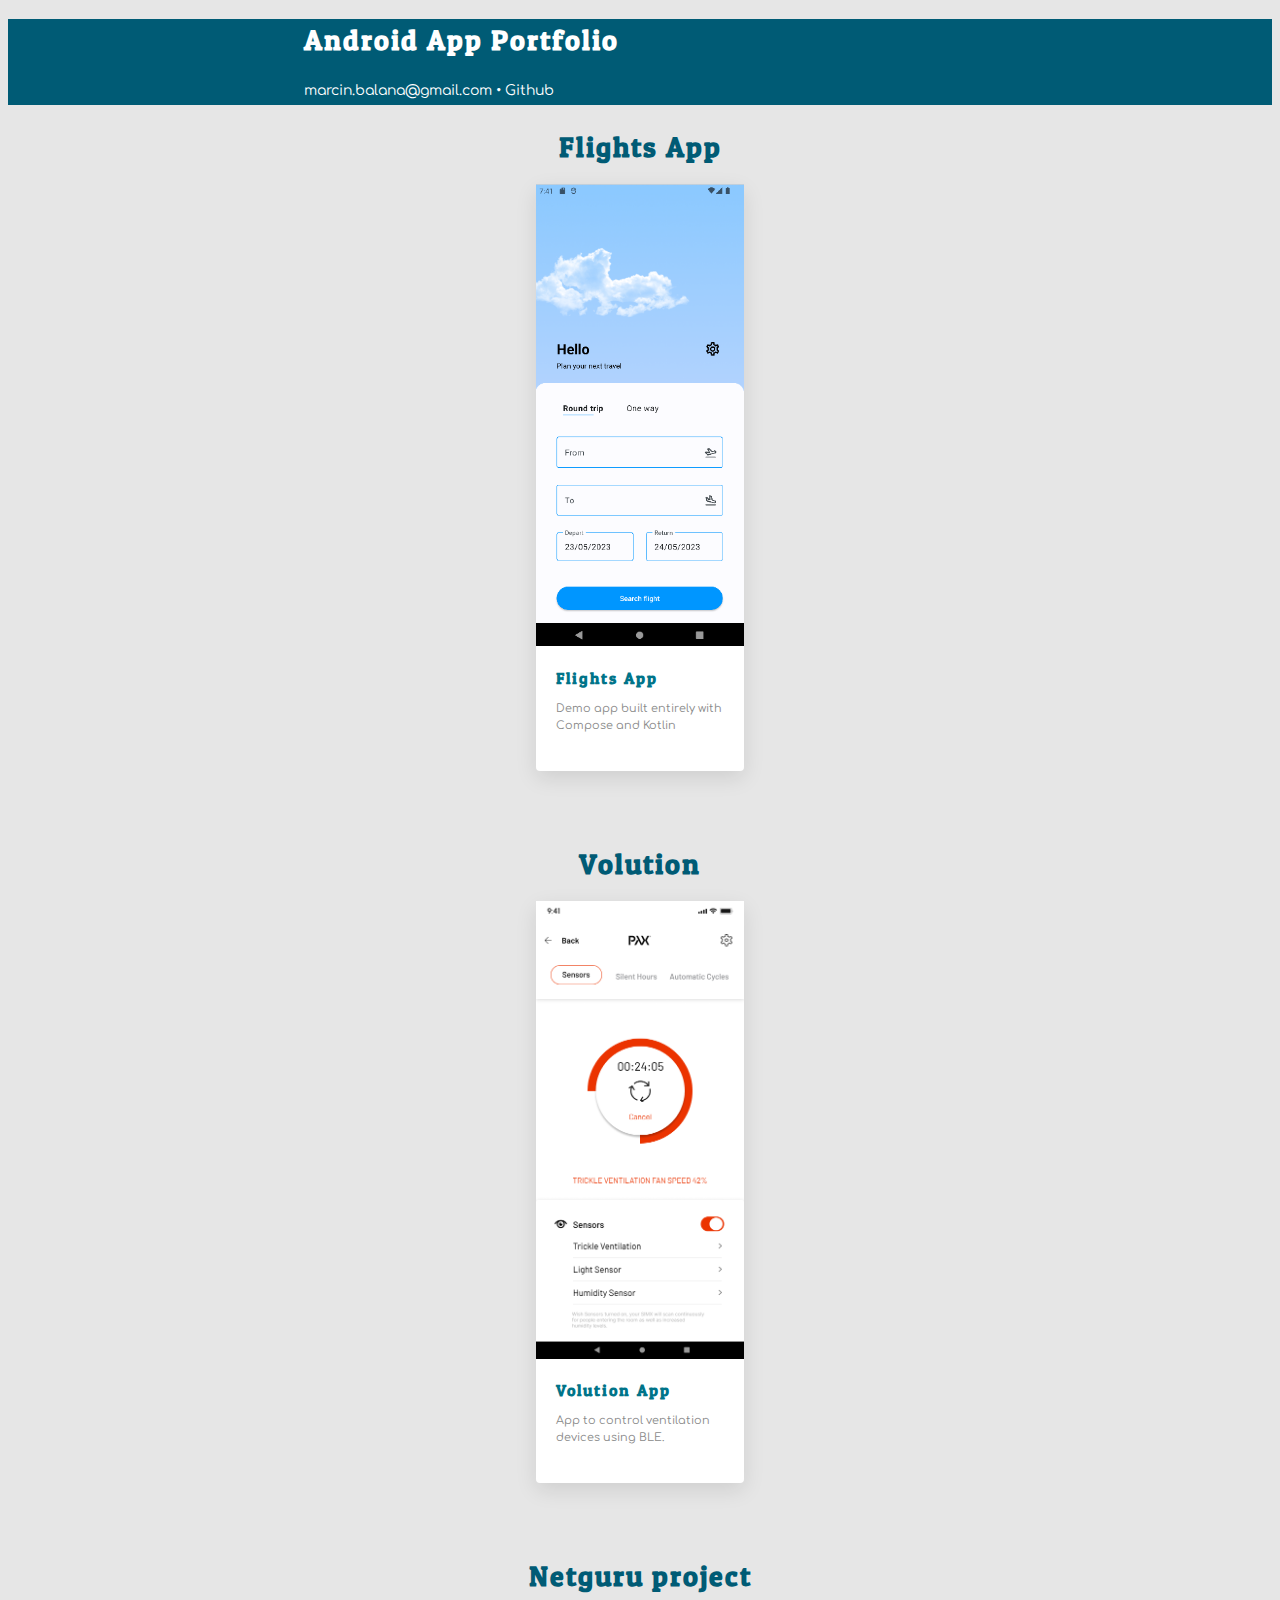
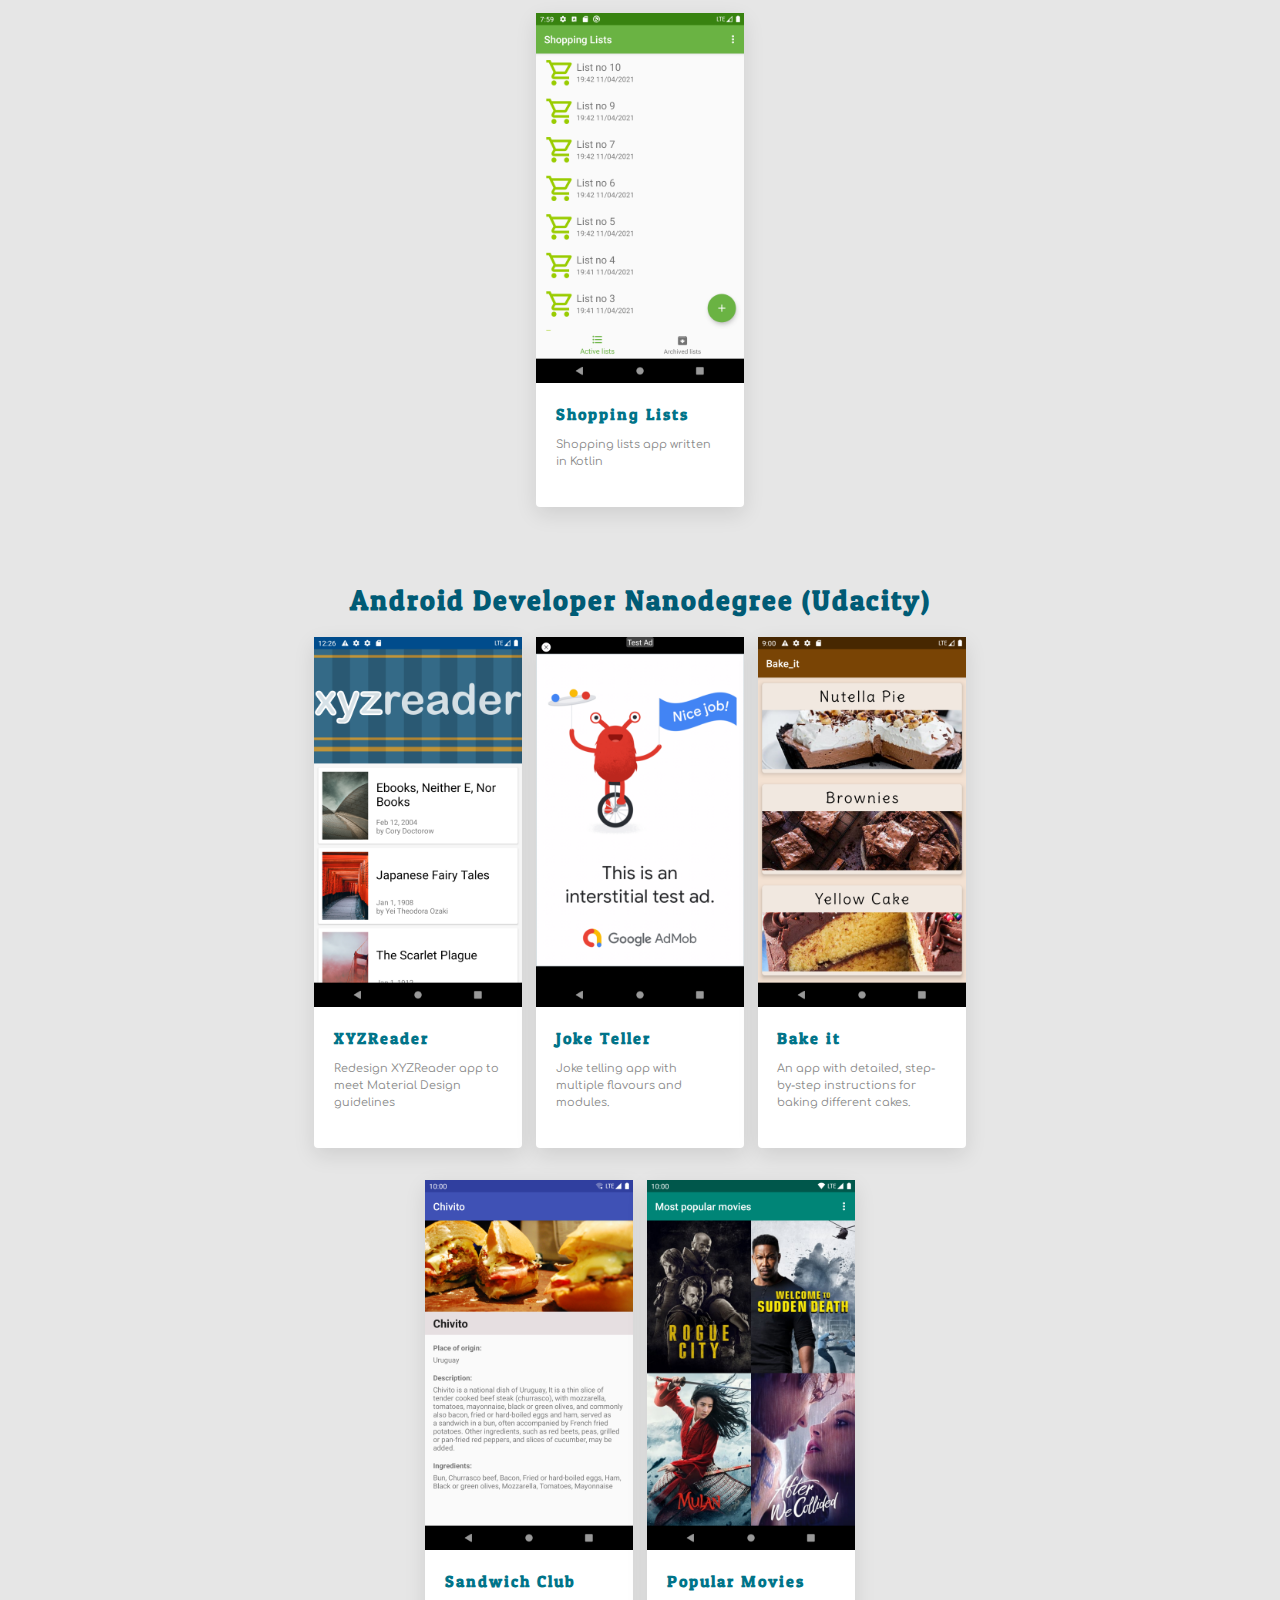
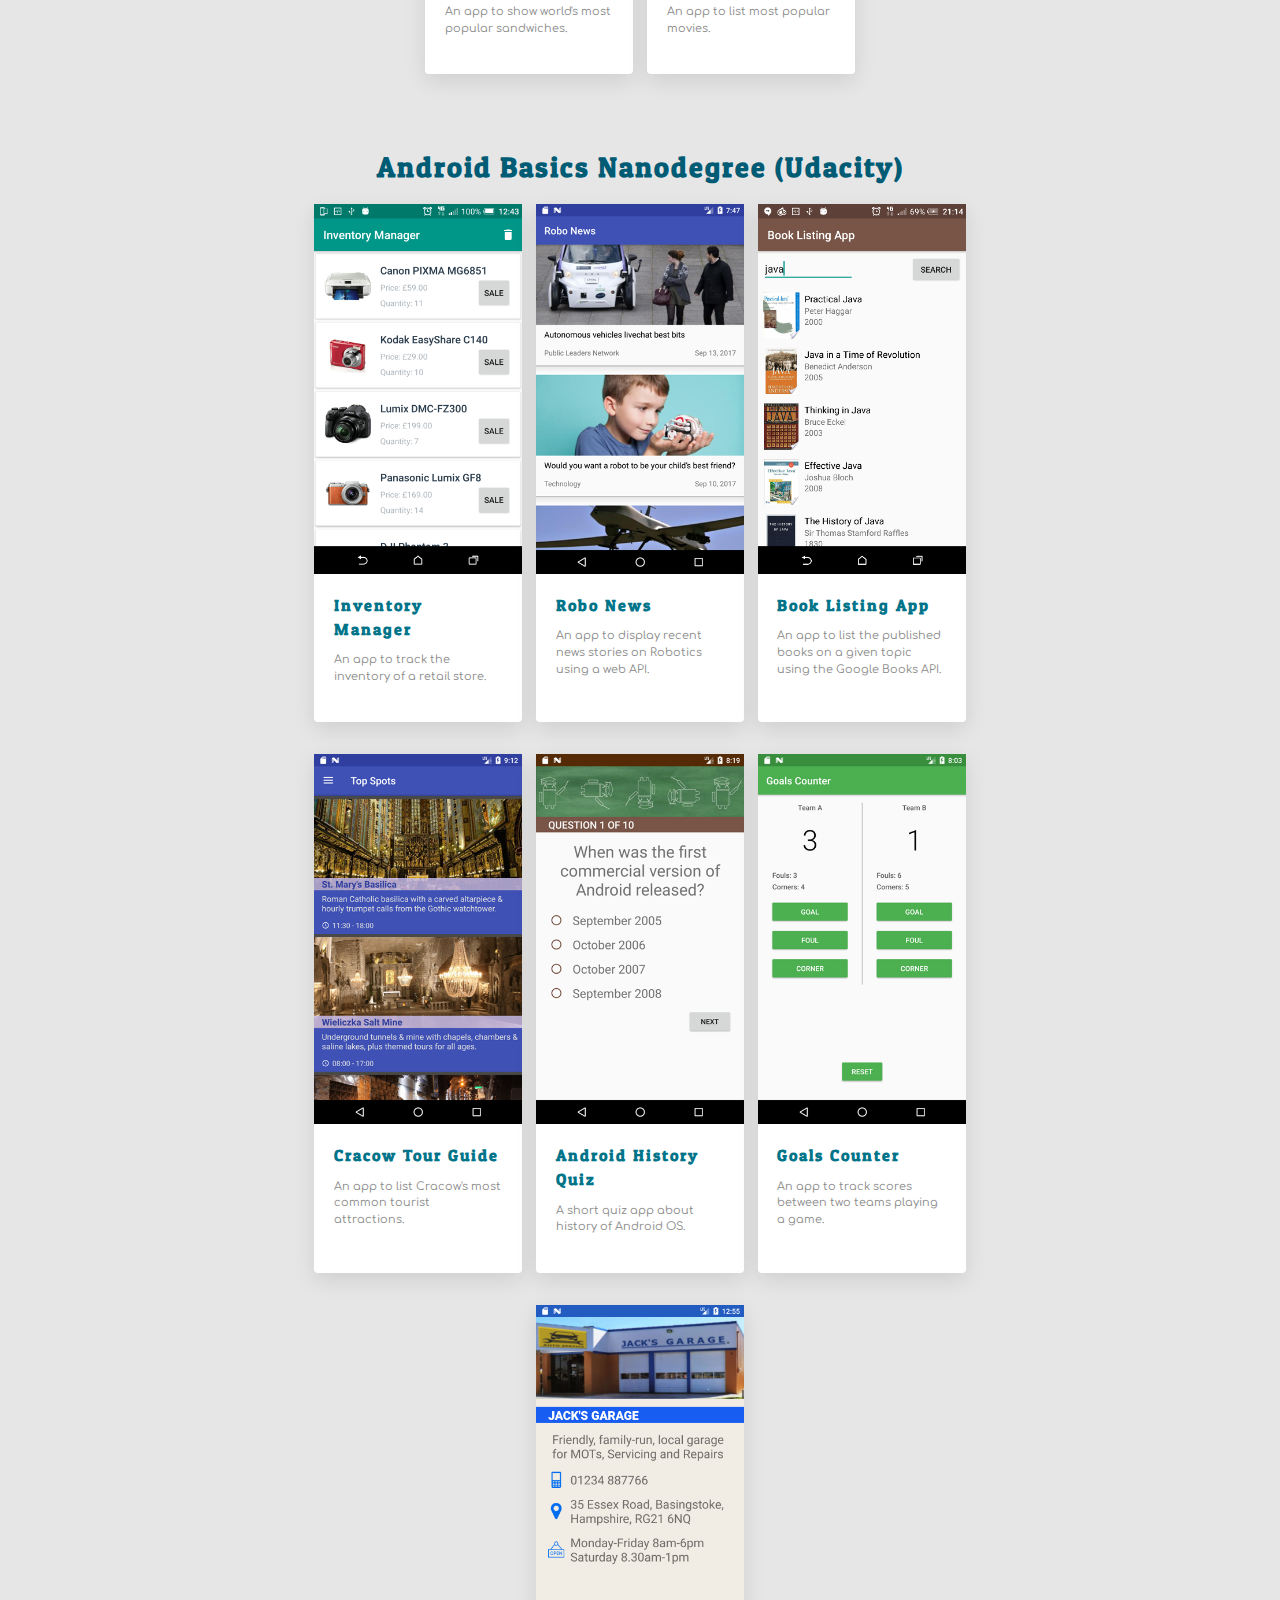
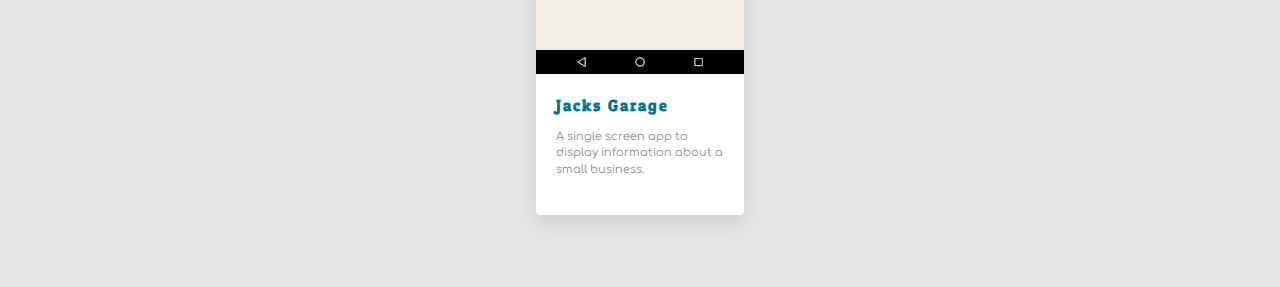
<file: index.html>
<!DOCTYPE html>
<!-- saved from url=(0056)https://s.codepen.io/marcinbjl/debug/qPXPmm/dGkXWXzPPzjA -->
<html>
<head>
    <meta content="text/html; charset=UTF-8" http-equiv="Content-Type"/>
    <meta content="width=device-width, initial-scale=1" name="viewport"/>
    <title>Android App Development Portfolio - Marcin Balana</title>
    <link href="style.css" rel="stylesheet"/>
    <style></style>
</head>
<!>
<body translate="no">
<header class="masthead clear">
    <div class="centered">
        <div class="site-branding">
            <a href="https://marcinbln.github.io">
                <h1 class="site-title">Android App Portfolio</h1></a>
            <p><a href="mailto:marcin.balana@gmail.com">marcin.balana@gmail.com</a>
                <a href="https://github.com/marcinbln">• Github</a>
            </p>
        </div>
        <!-- .site-title -->
    </div>
    <!-- .centered -->
</header>
<!-- .masthead -->
<main class="main-area">
    <div class="centered">
        <!-- Demo App title -->
        <div class="centered-title">
            <h1 class="section-title">Flights App</h1>
        </div>
        <!-- Demo App title end -->

        <!-- Section flights -->
        <section class="cards">
            <!-- .card -->
            <article class="card">
                <a href="./pages/flights_app.html">
                    <picture class="thumbnail">
                        <img alt="Flights" src="./index_files/flights.png"/>
                    </picture>
                    <div class="card-content">
                        <h2>Flights App</h2>
                        <p>Demo app built entirely with Compose and Kotlin</p>
                    </div>
                </a>
            </article>
            <!-- .card end -->
        </section>
        <!-- Section flights end -->

        <!-- Volution App title -->
        <div class="centered-title">
            <h1 class="section-title">Volution</h1>
        </div>
        <!-- Volution App title end -->

        <!-- Section Volution -->
        <section class="cards">
            <!-- .card -->
            <article class="card">
                <a href="./pages/volution_app.html">
                    <picture class="thumbnail">
                        <img alt="Flights" src="./index_files/volution.png"/>
                    </picture>
                    <div class="card-content">
                        <h2>Volution App</h2>
                        <p>App to control ventilation devices using BLE.</p>
                    </div>
                </a>
            </article>
            <!-- .card end -->
        </section>
        <!-- Section Volution end -->


        <!-- Netguru title -->
        <div class="centered-title">
            <h1 class="section-title">Netguru project
            </h1>
        </div>
        <!-- Netguru title end -->

        <section class="cards">
            <!-- .card -->
            <article class="card">
                <a href="https://github.com/marcinbln/ShoppingList">
                    <picture class="thumbnail">
                        <img alt="XYZReader" src="./index_files/shoppinglist.png"/>
                    </picture>
                    <div class="card-content">
                        <h2>Shopping Lists</h2>
                        <p>Shopping lists app written in Kotlin</p>
                    </div>
                </a>
            </article>
            <!-- .card end -->
        </section>

        <!-- Advanced andro section -->
        <!-- Section title -->
        <div class="centered-title">
            <h1 class="section-title">Android Developer Nanodegree
                <a class="section-title"
                   href="https://www.udacity.com/course/android-developer-nanodegree-by-google--nd801">(Udacity)</a>
            </h1>
        </div>
        <!-- Section title -->
        <!-- Section cards -->
        <section class="cards">
            <!-- .card -->
            <article class="card">
                <a href="https://github.com/marcinbln/XYZReader">
                    <picture class="thumbnail">
                        <img alt="XYZReader" src="./index_files/xyzreader.png"/>
                    </picture>
                    <div class="card-content">
                        <h2>XYZReader</h2>
                        <p>Redesign XYZReader app to meet Material Design guidelines</p>
                    </div>
                    <!-- .card-content -->
                </a>
            </article>
            <!-- .card -->
            <!-- .card -->
            <article class="card">
                <a href="https://github.com/marcinbln/Joke_Teller">
                    <picture class="thumbnail">
                        <img alt="Joke_Teller" src="./index_files/jokes.png"/>
                    </picture>
                    <div class="card-content">
                        <h2>Joke Teller</h2>
                        <p>Joke telling app with multiple flavours and modules.</p>
                    </div>
                    <!-- .card-content -->
                </a>
            </article>
            <!-- .card -->
            <!-- .card -->
            <article class="card">
                <a href="https://github.com/marcinbln/Bake_it">
                    <picture class="thumbnail">
                        <img alt="Baking_app" src="./index_files/baking.png"/>
                    </picture>
                    <div class="card-content">
                        <h2>Bake it</h2>
                        <p>An app with detailed, step-by-step instructions for baking different cakes.</p>
                    </div>
                    <!-- .card-content -->
                </a>
            </article>
            <!-- .card -->
            <article class="card">
                <a href="https://github.com/marcinbln/Sandwich_club">
                    <picture class="thumbnail">
                        <img alt="Sandwich_club" src="./index_files/sandwich.png"/>
                    </picture>
                    <div class="card-content">
                        <h2>Sandwich Club</h2>
                        <p>An app to show world's most popular sandwiches.</p>
                    </div>
                    <!-- .card-content -->
                </a>
            </article>
            <article class="card">
                <a href="https://github.com/marcinbln/Popular_movies">
                    <picture class="thumbnail">
                        <img alt="Popular_movies" src="./index_files/movies.png"/>
                    </picture>
                    <div class="card-content">
                        <h2>Popular Movies</h2>
                        <p>An app to list most popular movies.</p>
                    </div>
                    <!-- .card-content -->
                </a>
            </article>
            <!-- .card -->
        </section>
        <!-- Section cards end -->
        <!-- Advanced andro section -->
        <!-- Basic andro section -->
        <!-- Section title -->
        <div class="centered-title">
            <h1 class="section-title">Android Basics Nanodegree
                <a href="https://www.udacity.com/course/android-basics-nanodegree-by-google--nd803">(Udacity)</a>
            </h1>
        </div>
        <!-- Section title -->
        <section class="cards">
            <article class="card">
                <a href="https://github.com/marcinbln/InventoryManager">
                    <picture class="thumbnail">
                        <img alt="Inventory Manager" src="./index_files/inventory.png"/>
                    </picture>
                    <div class="card-content">
                        <h2>Inventory Manager</h2>
                        <p>An app to track the inventory of a retail store.</p>
                    </div>
                    <!-- .card-content -->
                </a>
            </article>
            <!-- .card -->
            <article class="card">
                <a href="https://github.com/marcinbln/RoboNews">
                    <picture class="thumbnail">
                        <img alt="RoboNews" src="./index_files/news.png"/>
                    </picture>
                    <div class="card-content">
                        <h2>Robo News</h2>
                        <p>An app to display recent news stories on Robotics using a web API.</p>
                    </div>
                    <!-- .card-content -->
                </a>
            </article>
            <!-- .card -->
            <article class="card">
                <a href="https://github.com/marcinbln/BookListingApp">
                    <picture class="thumbnail">
                        <img alt="BookListingApp" src="./index_files/books.png"/>
                    </picture>
                    <div class="card-content">
                        <h2>Book Listing App</h2>
                        <p>An app to list the published books on a given topic using the Google Books API.</p>
                    </div>
                    <!-- .card-content -->
                </a>
            </article>
            <!-- .card -->
            <article class="card">
                <a href="https://github.com/marcinbln/CracowTourGuide">
                    <picture class="thumbnail">
                        <img alt="CracowTourGuide" src="./index_files/tourGuide.png"/>
                    </picture>
                    <div class="card-content">
                        <h2>Cracow Tour Guide</h2>
                        <p>An app to list Cracow's most common tourist attractions.</p>
                    </div>
                    <!-- .card-content -->
                </a>
            </article>
            <!-- .card -->
            <article class="card">
                <a href="https://github.com/marcinbln/AndroidHistoryQuiz">
                    <picture class="thumbnail">
                        <img alt="AndroidHistoryQuiz" src="./index_files/quiz.png"/>
                    </picture>
                    <div class="card-content">
                        <h2>Android History Quiz</h2>
                        <p>A short quiz app about history of Android OS.</p>
                    </div>
                    <!-- .card-content -->
                </a>
            </article>
            <!-- .card -->
            <article class="card">
                <a href="https://github.com/marcinbln/GoalsCounter">
                    <picture class="thumbnail">
                        <img alt="Goals Counter" src="./index_files/goalsCounter.png"/>
                    </picture>
                    <div class="card-content">
                        <h2>Goals Counter</h2>
                        <p>An app to track scores between two teams playing a game.</p>
                    </div>
                </a>
            </article>
            <!-- .card -->
            <article class="card">
                <a href="https://github.com/marcinbln/JacksGarage">
                    <picture class="thumbnail">
                        <img alt="JacksGarage" src="./index_files/garage.png"/>
                    </picture>
                    <div class="card-content">
                        <h2>Jacks Garage</h2>
                        <p>A single screen app to display information about a small business.</p>
                    </div>
                    <!-- .card-content -->
                </a>
            </article>
            <!-- .card end -->
        </section>
        <!-- .cards end -->
        <!-- Basic andro section end -->
    </div>
    <!-- .centered -->
</main>
</body>
</html>
</file>
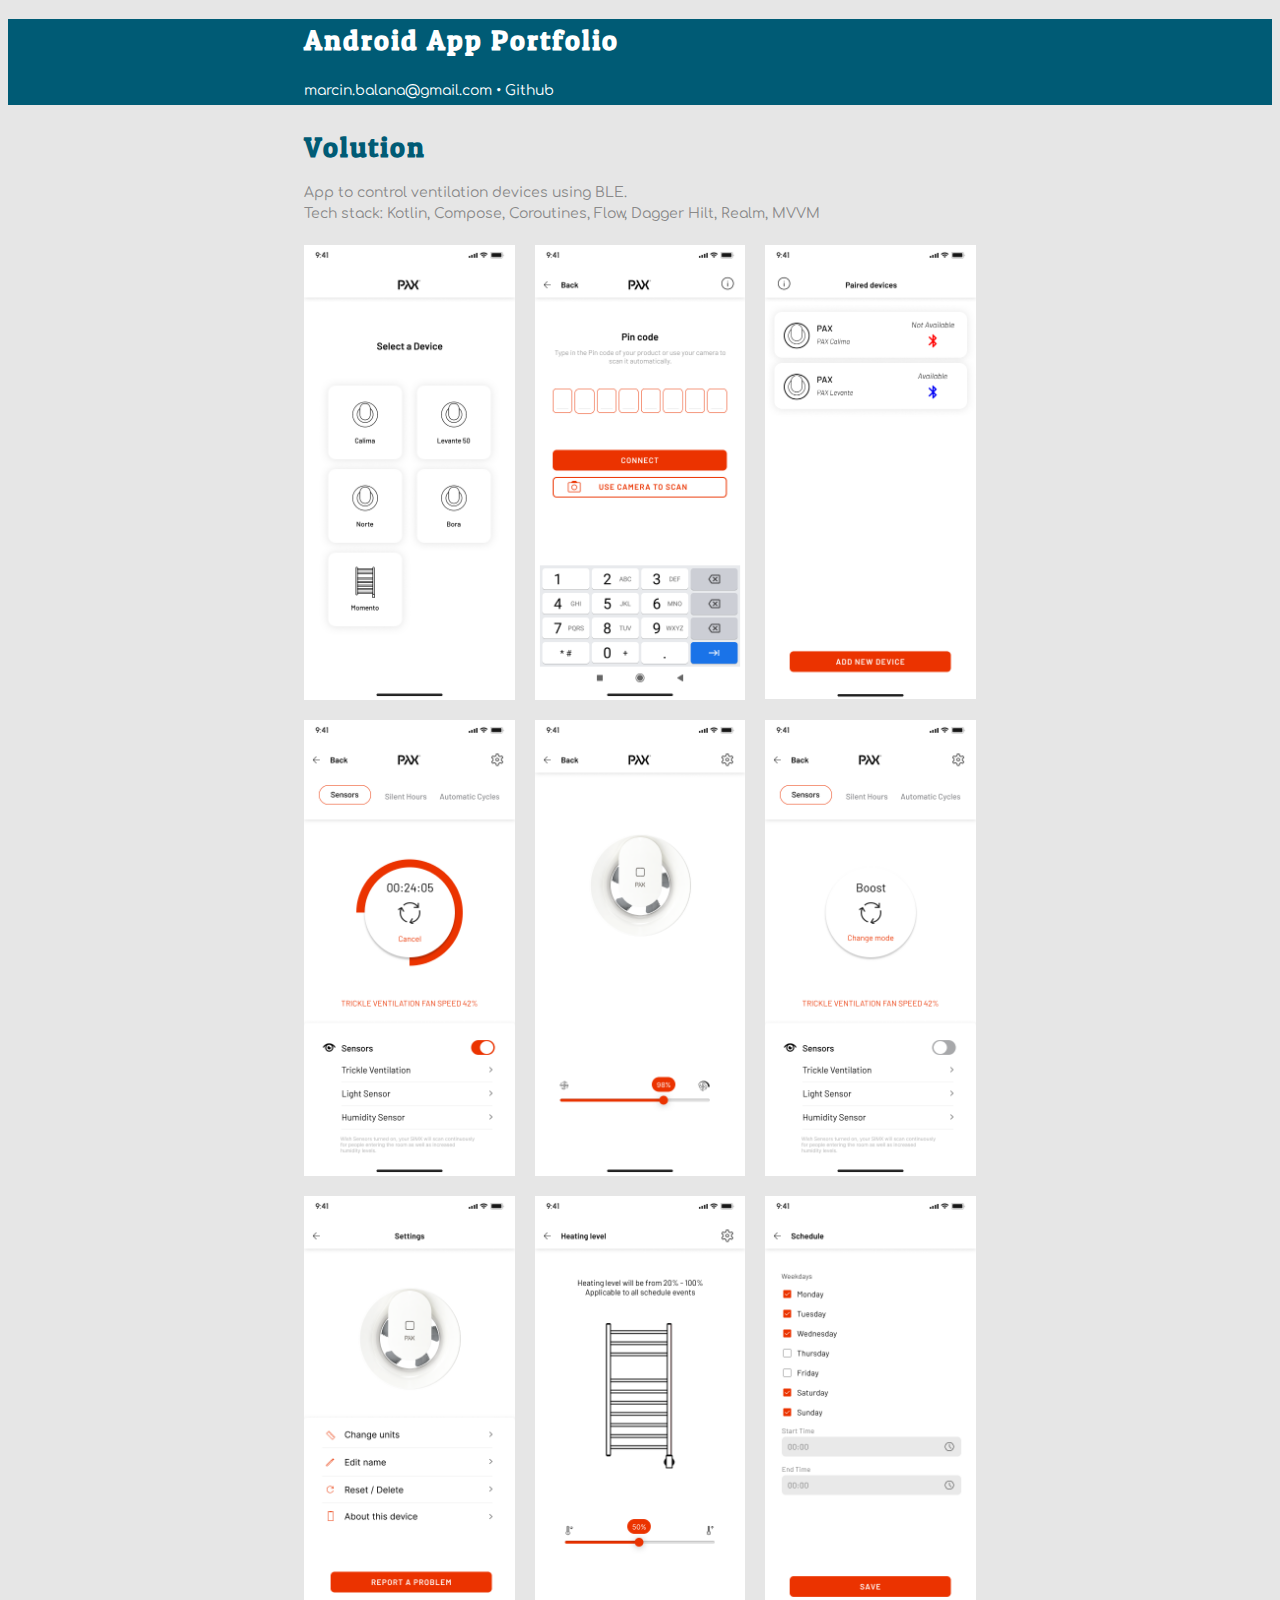
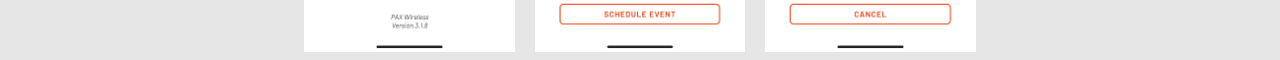
<file: pages/volution_app.html>
<!DOCTYPE html>
<html>
<head>
    <meta content="text/html; charset=UTF-8" http-equiv="Content-Type"/>
    <meta content="width=device-width, initial-scale=1" name="viewport"/>
    <title>Android App Development Portfolio - Marcin Balana</title>
    <link href="../style.css" rel="stylesheet"/>
    <script src="./script.js"></script>

</head>
<body translate="no">
<header class="masthead clear">
    <div class="centered">
        <div class="site-branding">
            <a href="https://marcinbln.github.io">
                <h1 class="site-title">Android App Portfolio</h1></a>
            <p><a href="mailto:marcin.balana@gmail.com">marcin.balana@gmail.com</a>
                <a href="https://github.com/marcinbln">• Github</a>
            </p>
        </div>
        <!-- .site-title -->
    </div>
    <!-- .centered -->
</header>

<main class="main-area">
    <div class="centered">
        <h1 class="section-title">Volution</h1>
        <p>App to control ventilation devices using BLE.
            <br> Tech stack: Kotlin, Compose, Coroutines, Flow, Dagger Hilt, Realm, MVVM</p>


        <div class="grid-container">
            <div class="grid-item">
                <div class="grid-item-content">
                    <img alt="Select" class="enlarge-image" data-image="./volution_app_files/select.png"
                         src="./volution_app_files/select.png"/>
                </div>
            </div>

            <div class="grid-item">
                <div class="grid-item-content">
                    <img alt="Search" class="enlarge-image" data-image="./volution_app_files/calima_pin.png"
                         src="./volution_app_files/calima_pin.png"/>
                </div>
            </div>

            <div class="grid-item">
                <div class="grid-item-content">
                    <img alt="Search" class="enlarge-image" data-image="./volution_app_files/list.png"
                         src="./volution_app_files/list.png"/>
                </div>
            </div>

            <div class="grid-item">
                <div class="grid-item-content">
                    <img alt="Search" class="enlarge-image" data-image="./volution_app_files/calima.png"
                         src="./volution_app_files/calima.png"/>
                </div>
            </div>

            <div class="grid-item">
                <div class="grid-item-content">
                    <img alt="Search" class="enlarge-image" data-image="./volution_app_files/calima_mode1.png"
                         src="./volution_app_files/calima_mode1.png"/>
                </div>
            </div>

            <div class="grid-item">
                <div class="grid-item-content">
                    <img alt="Search" class="enlarge-image" data-image="./volution_app_files/calima_mode2.png"
                         src="./volution_app_files/calima_mode2.png"/>
                </div>
            </div>

            <div class="grid-item">
                <div class="grid-item-content">
                    <img alt="Search" class="enlarge-image" data-image="./volution_app_files/calima_settings.png"
                         src="./volution_app_files/calima_settings.png"/>
                </div>
            </div>

            <div class="grid-item">
                <div class="grid-item-content">
                    <img alt="Search" class="enlarge-image" data-image="./volution_app_files/momento_temp.png"
                         src="./volution_app_files/momento_temp.png"/>
                </div>
            </div>

            <div class="grid-item">
                <div class="grid-item-content">
                    <img alt="Search" class="enlarge-image" data-image="./volution_app_files/momento_add.png"
                         src="./volution_app_files/momento_add.png"/>
                </div>
            </div>

        </div>
    </div>
</main>
</body>
</html>
</file>
<file: style.css>
/* Import the google web fonts you want to use */


     @import url('https://fonts.googleapis.com/css?family=Comfortaa|Patua+One');

     /* Card Based Layout - Base styles */
     /* unvisited link */
     a {
       text-decoration: none;
     }

     a:link {
     color: #005b75;
     }

     /* visited link */
     a:visited {
       color: #005b75;
     }

     /* mouse over link */
     a:hover {
       color: blue;
     }

     /* selected link */
     a:active {
       color: #005b75;
     }

     body {
       background: hsl(0, 0%, 90%);
     }

     /*--------------------------------------------------------------
Typography
--------------------------------------------------------------*/
     body,
     button,
     input,
     select,
     textarea {
       color: #404040;
       font-family: 'Comfortaa', Arial, sans-serif;
       font-size: 14px;
       line-height: 1.5;
     }

     h1,
     h2,
     h3,
     h4,
     h5,
     h6 {
       clear: both;
       font-family: 'Patua One', sans-serif;
       letter-spacing: 2px;
     }

     h2 {
       font-size: 1rem;
       color: #007489;
     }

     p {
       margin-bottom: 1.5em;
       color: #898989;
     }

     b,
     strong {
       font-weight: bold;
     }

     dfn,
     cite,
     em,
     i {
       font-style: italic;
     }

     blockquote {
       margin: 0 1.5em;
     }

     address {
       margin: 0 0 1.5em;
     }

     pre {
       background: #eee;
       font-family: "Courier 10 Pitch", Courier, monospace;
       font-size: 15px;
       font-size: 1.5rem;
       line-height: 1.6;
       margin-bottom: 1.6em;
       max-width: 100%;
       overflow: auto;
       padding: 1.6em;
     }

     code,
     kbd,
     tt,
     var {
       font: 15px Monaco, Consolas, "Andale Mono", "DejaVu Sans Mono", monospace;
     }

     abbr,
     acronym {
       border-bottom: 1px dotted #666;
       cursor: help;
     }

     mark,
     ins {
       background: #fff9c0;
       text-decoration: none;
     }

     sup,
     sub {
       font-size: 75%;
       height: 0;
       line-height: 0;
       position: relative;
       vertical-align: baseline;
     }

     sup {
       bottom: 1ex;
     }

     sub {
       top: .5ex;
     }

     small {
       font-size: 75%;
     }

     big {
       font-size: 125%;
     }

     .masthead {
       background-color: #005b75;
     }

     .masthead p {
       padding-bottom: 0.25rem;
     }

     .masthead p,
     .masthead p a {
       color: white;
     }

     .site-title {
       color: white;
     }

     img {
       display: block;
       border: 0;
       width: 100%;
       height: auto;
     }

      .section-title {
       color: #005b75;
     }

     .card {
       background: white;
       margin-bottom: 2em;
       box-shadow: 0 0.5em 1.5em 0 rgba(0, 0, 0, .1);
       border-radius: 4px;
       margin-bottom: 2em;
     }

     .card a {
       color: black;
       text-decoration: none;
     }

     .card a:hover {
       box-shadow: 3px 3px 8px hsl(0, 0%, 80%);
     }

     .card-content {
       padding: 1.4em;
     }

     .card-content h2 {
       margin-top: 0;
       margin-bottom: .5em;
       font-weight: bold;
     }

     .card-content p {
       font-size: 80%;
     }

     /* Flexbox stuff */

     .cards {
       display: flex;
       flex-wrap: wrap;
       justify-content: center;
       margin-bottom: 4em;
     }

     .card {
       flex: 0 1 auto;
       margin: 1rem 0.5em;
     }

     @media screen and (min-width: 30em) {
       .card {
         max-width: calc(50% - 1em);
       }
     }

     @media screen and (min-width: 60em) {
       .card {
         max-width: calc(33% - 1em);
       }
     }

     .centered {
       margin: 0 auto;
       padding: 0 1em;
     }

     .centered-title {
         text-align: center;
     }

     h1.section-title {
         margin-bottom: 0;
     }


     @media screen and (min-width: 52em) {
       .centered {
         max-width: 48em;
       }
     }

    .grid-container {
        display: grid;
        grid-template-columns: repeat(auto-fill, minmax(200px, 1fr));
        gap: 20px;
        justify-items: center;
    }

    .grid-item-content {
        padding: 0;
        background-color: transparent;
    }

    .grid-item-content img {
        max-width: 100%;
        height: auto;
        display: block;
        border: none;
        cursor: pointer;
    }

    .grid-item-content video {
        max-width: 100%;
        height: auto;
        display: block;
        border: none;
        background-color: black;
    }

    .clearfix::after {
        content: "";
        display: table;
        clear: both;
    }

    /* CSS for the image overlay */
    .enlarged-overlay {
        position: fixed;
        top: 0;
        left: 0;
        width: 100%;
        height: 100%;
        background: rgba(0, 0, 0, 0.7);
        display: flex;
        justify-content: center;
        align-items: center;
        cursor: pointer;
    }

    /* CSS for the enlarged image */
    .enlarged-image {
        max-width: 20%; /* Adjust the maximum width as needed */
        max-height: auto; /* Automatically adjust the height while maintaining aspect ratio */
        position: fixed;
        top: 50%;
        left: 50%;
        transform: translate(-50%, -50%);
        z-index: 9999;
    }
</file>
